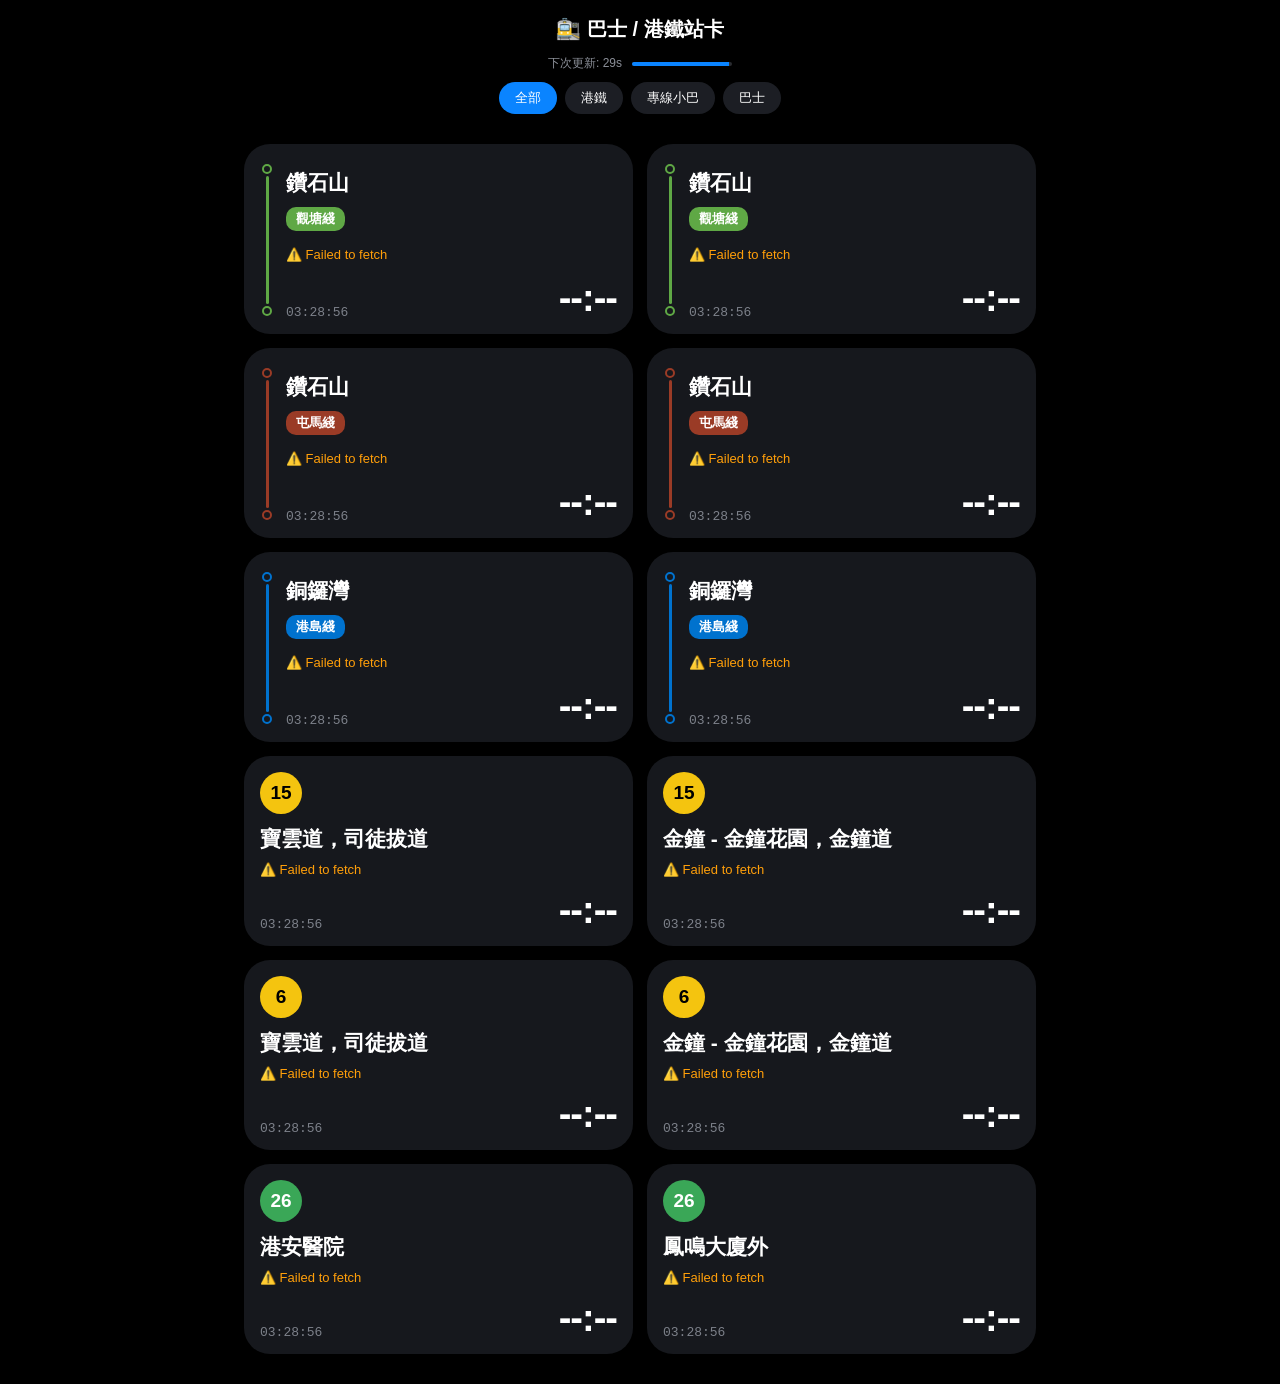
<file: hkah-traffic.html>
<!DOCTYPE html>
<html lang="zh-Hant">
<head>
<meta charset="UTF-8">
<meta name="viewport" content="width=device-width, initial-scale=1.0">
<title>我的交通ETA</title>
<style>
  * { box-sizing: border-box; }
  body {
    background:#000;
    color:#fff;
    font-family:-apple-system,"PingFang HK","Noto Sans HK",sans-serif;
    margin:0;
    padding:0 0 30px;
  }
  .topbar{
    position:sticky; top:0; z-index:10;
    background:#000;
    padding:16px 16px 10px;
  }
  h1{ font-size:20px; text-align:center; margin:0 0 12px; font-weight:700; }
  .refresh-info{
    display:flex; align-items:center; justify-content:center;
    gap:10px; font-size:12px; color:#8b8f98; margin-bottom:10px;
  }
  .refresh-track{ width:100px; height:4px; background:#2a2c31; border-radius:2px; overflow:hidden; }
  .refresh-bar{ height:100%; width:100%; background:#0a84ff; transition:width 1s linear; }
  .filter-tabs{ display:flex; gap:8px; overflow-x:auto; justify-content:center; padding-bottom:4px; }
  .tab{
    border:none; background:#1c1e24; color:#fff; padding:7px 16px;
    border-radius:16px; font-size:13px; cursor:pointer; white-space:nowrap;
  }
  .tab.active{ background:#0a84ff; }

  .grid{
    display:grid;
    grid-template-columns:repeat(2,1fr);
    gap:14px;
    max-width:820px;
    margin:16px auto 0;
    padding:0 14px;
  }
  @media (max-width:520px){ .grid{ grid-template-columns:1fr 1fr; gap:10px; padding:0 8px; } }

  .card{
    background:#16181d;
    border-radius:26px;
    padding:16px 16px 14px;
    display:flex;
    flex-direction:column;
    justify-content:space-between;
    min-height:190px;
  }

  .card-top{ display:flex; justify-content:flex-start; align-items:flex-start; }
  .route-badge{
    width:42px; height:42px; border-radius:50%;
    display:flex; align-items:center; justify-content:center;
    font-weight:800; font-size:19px; color:#000;
    background:#F4C40F; /* 巴士：黃色 */
  }
  .route-badge.gmb{ background:#3aa757; color:#fff; } /* 專線小巴：綠色 */

  .stop-name{ font-size:21px; font-weight:800; margin-top:10px; line-height:1.25; }
  .direction{ font-size:15px; color:#b8bcc4; margin-top:2px; }
  .eta-minutes{ font-size:15px; color:#b8bcc4; margin-top:2px; }

  .card-bottom{ display:flex; justify-content:space-between; align-items:flex-end; margin-top:10px; }
  .timestamp{ font-family:"SF Mono",Menlo,monospace; font-size:13px; color:#7d818a; }
  .big-countdown{
    font-size:38px; font-weight:800;
    font-variant-numeric:tabular-nums; letter-spacing:-1px;
  }
  .big-countdown.soon{ color:#ff453a; }

  /* ---- 港鐵卡：左邊嘅路綫直線指示 ---- */
  .card.mtr{ flex-direction:row; gap:12px; }
  .mtr-track{ width:14px; display:flex; flex-direction:column; align-items:center; padding:4px 0; }
  .mtr-track .dot{ width:10px; height:10px; border-radius:50%; border:2.5px solid #fff; background:#16181d; }
  .mtr-track .line{ flex:1; width:3px; margin:2px 0; border-radius:2px; }
  .mtr-content{ flex:1; display:flex; flex-direction:column; justify-content:space-between; }
  .line-pill{
    display:inline-block; padding:3px 10px; border-radius:10px;
    font-size:13px; font-weight:700; color:#fff; margin-top:6px; width:fit-content;
  }

  .error-text{ color:#ff9f0a; font-size:13px; }
</style>
</head>
<body>

<div class="topbar">
  <h1>🚉 巴士 / 港鐵站卡</h1>
  <div class="refresh-info">
    <span id="nextRefresh">下次更新: 30s</span>
    <div class="refresh-track"><div class="refresh-bar" id="refreshBar"></div></div>
  </div>
  <div class="filter-tabs">
    <button class="tab active" data-filter="all">全部</button>
    <button class="tab" data-filter="mtr">港鐵</button>
    <button class="tab" data-filter="gmb">專線小巴</button>
    <button class="tab" data-filter="ctb">巴士</button>
  </div>
</div>

<div class="grid" id="grid"></div>

<script>
/* ========== 設定：一張卡 = 一個路線/一條綫 + 一個方向 ========== */

const LINE_COLORS = {
  KTL:"#5FA845", TML:"#9A3B26", ISL:"#0072CE",
  TWL:"#E2231A", EAL:"#53B7E8", SIL:"#BAC429",
  TCL:"#F3982D", AEL:"#00888A",
};
const LINE_NAMES = {
  KTL:"觀塘綫", TML:"屯馬綫", ISL:"港島綫", TWL:"荃灣綫",
  EAL:"東鐵綫", SIL:"南港島綫", TCL:"機場快綫", AEL:"機場快綫",
};

const MTR_CONFIG = [
  { title:"鑽石山", line:"KTL", sta:"DIH", dirKey:"UP",   dirLabel:"調景嶺" },
  { title:"鑽石山", line:"KTL", sta:"DIH", dirKey:"DOWN", dirLabel:"黃埔" },
  { title:"鑽石山", line:"TML", sta:"DIH", dirKey:"UP",   dirLabel:"屯門" },
  { title:"鑽石山", line:"TML", sta:"DIH", dirKey:"DOWN", dirLabel:"烏溪沙" },
  { title:"銅鑼灣", line:"ISL", sta:"CAB", dirKey:"UP",   dirLabel:"柴灣" },
  { title:"銅鑼灣", line:"ISL", sta:"CAB", dirKey:"DOWN", dirLabel:"堅尼地城" },
];

const CTB_CONFIG = [
  { title:"寶雲道，司徒拔道", route:"15", stop:"002506" },
  { title:"金鐘 - 金鐘花園，金鐘道", route:"15", stop:"001136" },
  { title:"寶雲道，司徒拔道", route:"6",  stop:"002506" },
  { title:"金鐘 - 金鐘花園，金鐘道", route:"6",  stop:"001136" },
];

/* ---- GMB：region 係 "HKI"/"KLN"/"NT"，route 係路線編號
   stopMatch 係站名關鍵字（用嚟喺 route-stop 清單裡面搵對應嗰個站）
   occurrence：如果同一名稱嘅站喺路線裡面出現多次，用呢個揀第幾個（預設1）
   direction：如果知道 route_seq 對應嘅方向係第幾個 (1或2)，可以加呢個縮窄範圍，唔加就兩邊都搵 ---- */
const GMB_CONFIG = [
  { title:"港安醫院",   region:"HKI", route:"26", stopMatch:"港安醫院", occurrence:1 },
  { title:"鳳鳴大廈外", region:"HKI", route:"26", stopMatch:"鳳鳴大廈", occurrence:1 },
];

/* ========== 共用function ========== */

function secsLeft(t){
  if(!t) return null;
  const diff = Math.round((new Date(t).getTime() - Date.now())/1000);
  return diff < 0 ? 0 : diff;
}

// 右下角大字：分:秒 (例如 1:17 / 10:04)
function bigCountdownText(sec){
  if(sec===null) return "--:--";
  if(sec<=0) return "到站";
  const m = Math.floor(sec/60);
  const s = sec%60;
  return `${m}:${String(s).padStart(2,"0")}`;
}

/* ========== 卡片建立 ========== */

function makeBusCard(id, title, badgeText, badgeClass, dataType){
  const div=document.createElement("div");
  div.className="card bus";
  div.id=id;
  div.dataset.type=dataType;
  div.innerHTML=`
    <div class="card-top">
      <div class="route-badge ${badgeClass}">${badgeText}</div>
    </div>
    <div class="stop-name">${title}</div>
    <div class="direction body-direction">載入中…</div>
    <div class="eta-minutes body-etaminutes"></div>
    <div class="card-bottom">
      <div class="timestamp body-timestamp"></div>
      <div class="big-countdown body-bigcountdown">--:--</div>
    </div>`;
  return div;
}

function makeMtrCard(id, cfg){
  const color = LINE_COLORS[cfg.line] || "#888";
  const div=document.createElement("div");
  div.className="card mtr";
  div.id=id;
  div.dataset.type="mtr";
  div.innerHTML=`
    <div class="mtr-track">
      <span class="dot" style="border-color:${color}"></span>
      <span class="line" style="background:${color}"></span>
      <span class="dot" style="border-color:${color}"></span>
    </div>
    <div class="mtr-content">
      <div class="card-top">
        <div class="stop-name">${cfg.title}</div>
      </div>
      <div class="line-pill" style="background:${color}">${LINE_NAMES[cfg.line]||cfg.line}</div>
      <div class="direction body-direction">載入中…</div>
      <div class="eta-minutes body-etaminutes"></div>
      <div class="card-bottom">
        <div class="timestamp body-timestamp"></div>
        <div class="big-countdown body-bigcountdown">--:--</div>
      </div>
    </div>`;
  return div;
}

/* ========== 資料層：淨係存絕對時間 ========== */

const state = {};

function setCardData(cardId, direction, etaAbsArr){
  state[cardId] = {
    direction,
    etaAbs: etaAbsArr,
    error:null,
    lastUpdate: new Date()   // 只有真正攞到新資料先更新
  };
  renderCard(cardId);
}
function setCardError(cardId, msg){
  if(!state[cardId]) state[cardId] = { direction:"", etaAbs:[] };
  state[cardId].error = msg;
  state[cardId].lastUpdate = new Date();  // 出錯亦當作一次「更新嘗試」
  renderCard(cardId);
}

function renderCard(cardId){
  const s = state[cardId];
  const card = document.getElementById(cardId);
  if(!s || !card) return;

  const dirEl = card.querySelector(".body-direction");
  const etaEl = card.querySelector(".body-etaminutes");
  const tsEl  = card.querySelector(".body-timestamp");
  const bigEl = card.querySelector(".body-bigcountdown");

  const tsText = s.lastUpdate ? s.lastUpdate.toTimeString().slice(0,8) : "";

  if(s.error && (!s.etaAbs || s.etaAbs.length===0)){
    dirEl.textContent = "";
    etaEl.innerHTML = `<span class="error-text">⚠️ ${s.error}</span>`;
    bigEl.textContent = "--:--";
    tsEl.textContent = tsText;
    return;
  }

  const secsArr = s.etaAbs.map(secsLeft);
  dirEl.textContent = "往 " + s.direction;

  // 跳過第一班（已經係右下大字顯示），淨係顯示第二、第三班
  etaEl.textContent = secsArr.slice(1).map(sec=>{
    if(sec===null) return "--";
    return Math.max(0, Math.round(sec/60)) + "分";
  }).join(" / ");

  tsEl.textContent = tsText;
  bigEl.textContent = bigCountdownText(secsArr[0]);
  bigEl.classList.toggle("soon", secsArr[0]!==null && secsArr[0]<=60);
}

function renderAllCards(){ Object.keys(state).forEach(renderCard); }

/* ========== MTR fetch（帶cache，同一車站/綫淨係fetch一次） ========== */

const mtrCache = {};
async function fetchMtrStation(line, sta){
  const key = `${line}-${sta}`;
  const now = Date.now();
  if(mtrCache[key] && now - mtrCache[key].ts < 15000) return mtrCache[key].data;
  const url = `https://rt.data.gov.hk/v1/transport/mtr/getSchedule.php?line=${line}&sta=${sta}&lang=TC`;
  const res = await fetch(url);
  const json = await res.json();
  if(json.status===0) throw new Error(json.message || "服務調整");
  const data = json.data && json.data[key];
  mtrCache[key] = { ts:now, data };
  return data;
}

async function loadMtrCard(cfg, cardId){
  try{
    const raw = await fetchMtrStation(cfg.line, cfg.sta);
    const arr = (raw && raw[cfg.dirKey]) || [];
    if(arr.length===0){ setCardError(cardId, "暫無班次"); return; }
    setCardData(cardId, cfg.dirLabel, arr.slice(0,3).map(t=>t.time));
  }catch(e){ setCardError(cardId, e.message); }
}

/* ========== Citybus fetch ========== */

async function loadCtbCard(cfg, cardId){
  try{
    const url = `https://rt.data.gov.hk/v2/transport/citybus/eta/CTB/${cfg.stop}/${cfg.route}`;
    const res = await fetch(url);
    const json = await res.json();
    const arr = json.data || [];
    if(arr.length===0){ setCardError(cardId, "暫無班次"); return; }
    setCardData(cardId, arr[0].dest_tc || arr[0].dest_en || "", arr.slice(0,3).map(t=>t.eta));
  }catch(e){ setCardError(cardId, e.message); }
}

/* ========== GMB fetch：三層 API（route → route-stop → eta），帶 cache ========== */

const gmbRouteCache = {};   // key: region-route  → routeList
const gmbStopCache = {};    // key: routeId-routeSeq → stops[]

async function fetchGmbRoute(region, route){
  const key = `${region}-${route}`;
  if(gmbRouteCache[key]) return gmbRouteCache[key];
  const res = await fetch(`https://data.etagmb.gov.hk/route/${region}/${route}`);
  const json = await res.json();
  const routeData = json.data;
  const routeList = Array.isArray(routeData) ? routeData : (routeData ? [routeData] : []);
  gmbRouteCache[key] = routeList;
  return routeList;
}

async function fetchGmbRouteStops(routeId, routeSeq){
  const key = `${routeId}-${routeSeq}`;
  if(gmbStopCache[key]) return gmbStopCache[key];
  const res = await fetch(`https://data.etagmb.gov.hk/route-stop/${routeId}/${routeSeq}`);
  const json = await res.json();
  const stops = (json.data && json.data.route_stops) ? json.data.route_stops : [];
  gmbStopCache[key] = stops;
  return stops;
}

// 搵到目標站之後，攞返 route_id / route_seq / stop_seq / dest 名
async function findGmbStop(cfg){
  const routeList = await fetchGmbRoute(cfg.region, cfg.route);
  if(routeList.length===0) throw new Error("搵唔到路線資料");

  const matches = [];
  for(const r of routeList){
    const routeId = r.route_id;
    for(const dirInfo of (r.directions || [])){
      if(cfg.direction && dirInfo.route_seq !== cfg.direction) continue;
      const stops = await fetchGmbRouteStops(routeId, dirInfo.route_seq);
      stops.forEach(s=>{
        if(s.name_tc && s.name_tc.includes(cfg.stopMatch)){
          matches.push({
            route_id: routeId,
            route_seq: dirInfo.route_seq,
            stop_seq: s.stop_seq,
            name: s.name_tc,
            dest: dirInfo.dest_tc,
          });
        }
      });
    }
  }

  if(matches.length===0) throw new Error(`搵唔到站名含「${cfg.stopMatch}」`);
  const occIdx = (cfg.occurrence || 1) - 1;
  return matches[occIdx] || matches[0];
}

async function loadGmbCard(cfg, cardId){
  try{
    const found = await findGmbStop(cfg);
    const url = `https://data.etagmb.gov.hk/eta/route-stop/${found.route_id}/${found.route_seq}/${found.stop_seq}`;
    const res = await fetch(url);
    const json = await res.json();

    let etaArr = json?.data?.eta
      || json?.data?.[0]?.eta
      || (Array.isArray(json?.data) ? json.data.flatMap(d => d.eta || []) : [])
      || [];

    if(etaArr.length===0){ setCardError(cardId, "暫無班次"); return; }

    const absTimes = etaArr.slice(0,3).map(t => t.eta || t.timestamp);
    setCardData(cardId, cfg.destLabel || found.dest || found.name, absTimes);
  }catch(e){ setCardError(cardId, e.message); }
}

/* ========== 初始化畫面 ========== */

const grid = document.getElementById("grid");
const fetchTasks = [];

MTR_CONFIG.forEach((cfg,i)=>{
  const id = `mtr-${i}`;
  grid.appendChild(makeMtrCard(id, cfg));
  fetchTasks.push(()=>loadMtrCard(cfg, id));
});

CTB_CONFIG.forEach((cfg,i)=>{
  const id = `ctb-${i}`;
  grid.appendChild(makeBusCard(id, cfg.title, cfg.route, "", "ctb"));
  fetchTasks.push(()=>loadCtbCard(cfg, id));
});

GMB_CONFIG.forEach((cfg,i)=>{
  const id = `gmb-${i}`;
  grid.appendChild(makeBusCard(id, cfg.title, cfg.route, "gmb", "gmb"));
  fetchTasks.push(()=>loadGmbCard(cfg, id));
});

function fetchAll(){ fetchTasks.forEach(fn=>fn()); }

/* ========== Master clock ========== */

const REFRESH_SECONDS = 30;
let tickCount = 0;

function updateRefreshIndicator(remaining){
  document.getElementById("nextRefresh").textContent = `下次更新: ${remaining}s`;
  document.getElementById("refreshBar").style.width = `${(remaining/REFRESH_SECONDS)*100}%`;
}

function masterTick(){
  tickCount++;
  renderAllCards();
  const remaining = REFRESH_SECONDS - (tickCount % REFRESH_SECONDS);
  updateRefreshIndicator(remaining);
  if(tickCount % REFRESH_SECONDS === 0) fetchAll();
}

/* ========== Tab 篩選 ========== */

document.querySelectorAll(".tab").forEach(btn=>{
  btn.addEventListener("click", ()=>{
    document.querySelectorAll(".tab").forEach(b=>b.classList.remove("active"));
    btn.classList.add("active");
    const f = btn.dataset.filter;
    document.querySelectorAll(".card").forEach(card=>{
      card.style.display = (f==="all"||card.dataset.type===f) ? "" : "none";
    });
  });
});

/* ========== 啟動 ========== */

fetchAll();
updateRefreshIndicator(REFRESH_SECONDS);
setInterval(masterTick, 1000);
</script>
</body>
</html>
</file>
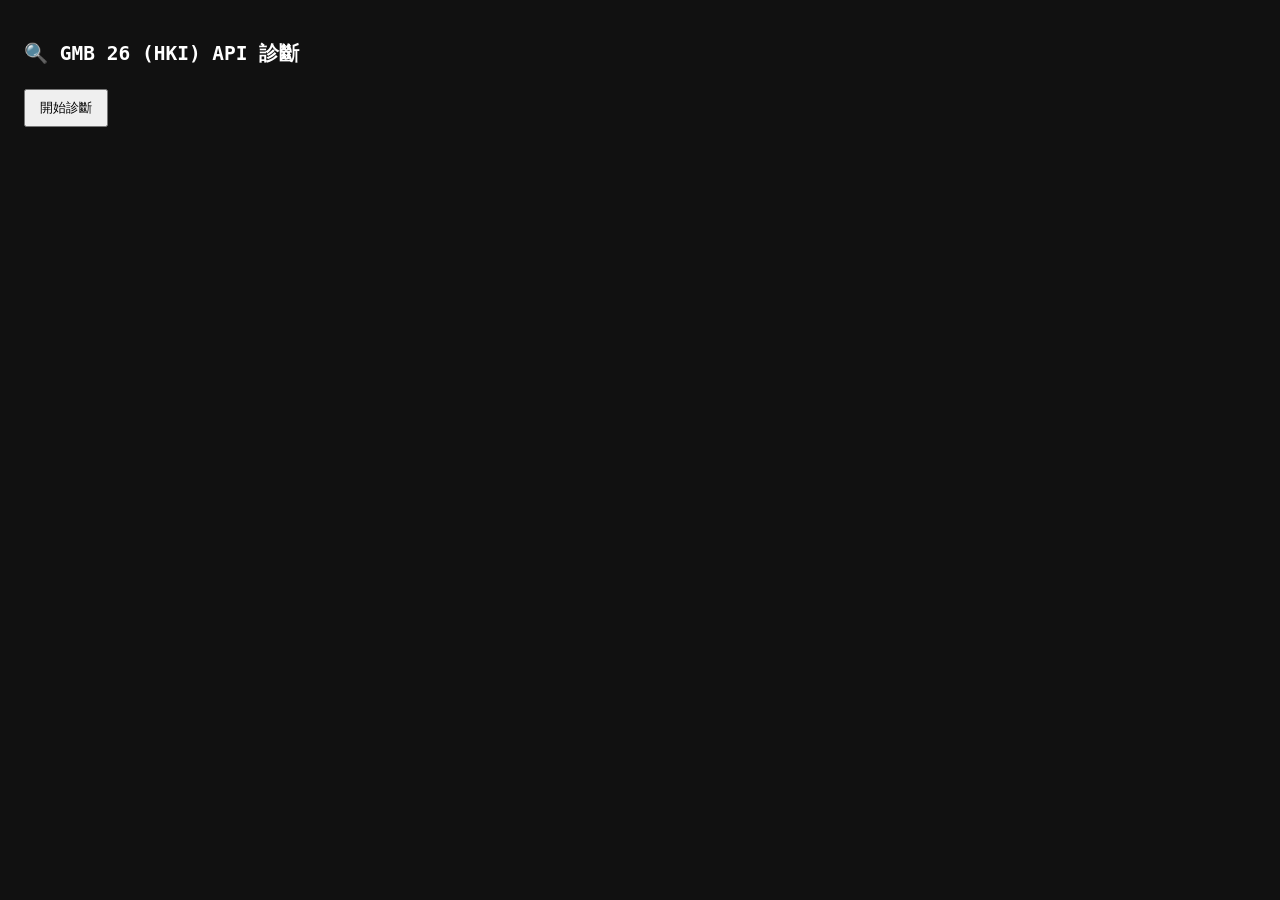
<file: traffic-dx.html>
<!DOCTYPE html>
<html lang="zh-Hant">
<head>
<meta charset="UTF-8">
<title>GMB API 診斷工具</title>
<style>
  body { font-family: monospace; padding: 16px; background:#111; color:#0f0; }
  h2 { color:#fff; }
  pre { background:#000; padding:10px; border-radius:6px; overflow-x:auto; white-space:pre-wrap; word-break:break-all; font-size:12px; }
  button { padding:8px 14px; margin:6px 0; cursor:pointer; }
  .section { border:1px solid #333; padding:10px; margin-bottom:16px; border-radius:8px; }
</style>
</head>
<body>

<h2>🔍 GMB 26 (HKI) API 診斷</h2>
<button onclick="runDiag()">開始診斷</button>
<div id="out"></div>

<script>
async function runDiag() {
  const out = document.getElementById("out");
  out.innerHTML = "";

  function block(title) {
    const div = document.createElement("div");
    div.className = "section";
    div.innerHTML = `<h3>${title}</h3><pre>載入中...</pre>`;
    out.appendChild(div);
    return div.querySelector("pre");
  }

  // Step 1: route
  const p1 = block("Step1: GET /route/HKI/26");
  let routeJson;
  try {
    const res = await fetch("https://data.etagmb.gov.hk/route/HKI/26");
    routeJson = await res.json();
    p1.textContent = JSON.stringify(routeJson, null, 2);
  } catch (e) {
    p1.textContent = "錯誤: " + e.message;
    return;
  }

  const routeData = routeJson.data;
  const routeList = Array.isArray(routeData) ? routeData : [routeData];
  const route = routeList[0];
  const routeId = route.route_id;

  // Step 2: try route-stop with route_seq = 1
  const p2 = block(`Step2: GET /route-stop/${routeId}/1`);
  try {
    const res = await fetch(`https://data.etagmb.gov.hk/route-stop/${routeId}/1`);
    const json = await res.json();
    p2.textContent = "HTTP " + res.status + "\n" + JSON.stringify(json, null, 2);
  } catch (e) {
    p2.textContent = "錯誤: " + e.message;
  }

  // Step 3: try route-stop with route_seq = 2 (in case route_id needs inbound)
  const p3 = block(`Step3: GET /route-stop/${routeId}/2`);
  try {
    const res = await fetch(`https://data.etagmb.gov.hk/route-stop/${routeId}/2`);
    const json = await res.json();
    p3.textContent = "HTTP " + res.status + "\n" + JSON.stringify(json, null, 2);
  } catch (e) {
    p3.textContent = "錯誤: " + e.message;
  }

  // Step 4: try stop detail using first stop_id found in step2/3 (if any)
  const p4 = block("Step4: 搵第一個 stop_id 嘗試 GET /stop/{stop_id}");
  try {
    let sampleStopId = null;
    for (const j of [p2, p3]) {
      try {
        const parsed = JSON.parse(j.textContent.split("\n").slice(1).join("\n"));
        const arr = Array.isArray(parsed.data) ? parsed.data : (parsed.data && parsed.data.route_stops) || [];
        if (arr.length > 0) { sampleStopId = arr[0].stop_id; break; }
      } catch (e) {}
    }
    if (!sampleStopId) {
      p4.textContent = "Step2/3 都冇搵到任何 stop_id，跳過。";
    } else {
      const res = await fetch(`https://data.etagmb.gov.hk/stop/${sampleStopId}`);
      const json = await res.json();
      p4.textContent = `用 stop_id=${sampleStopId}\nHTTP ${res.status}\n` + JSON.stringify(json, null, 2);
    }
  } catch (e) {
    p4.textContent = "錯誤: " + e.message;
  }

  // Step 5: 直接試 route/HKI (全部路線) 睇下route_code係咪真係"26"仲係其他格式
  const p5 = block("Step5: GET /route/HKI （全部路線，睇下26個format岩唔岩）");
  try {
    const res = await fetch("https://data.etagmb.gov.hk/route/HKI");
    const json = await res.json();
    const data = json.data || [];
    const filtered = Array.isArray(data) ? data.filter(r => String(r).includes("26") || (r.route_code && String(r.route_code)==="26")) : data;
    p5.textContent = "HTTP " + res.status + "\n(只顯示同 26 有關/或前30個)\n" + JSON.stringify(filtered.length? filtered : data.slice(0,30), null, 2);
  } catch (e) {
    p5.textContent = "錯誤: " + e.message;
  }
}
</script>

</body>
</html>
</file>
